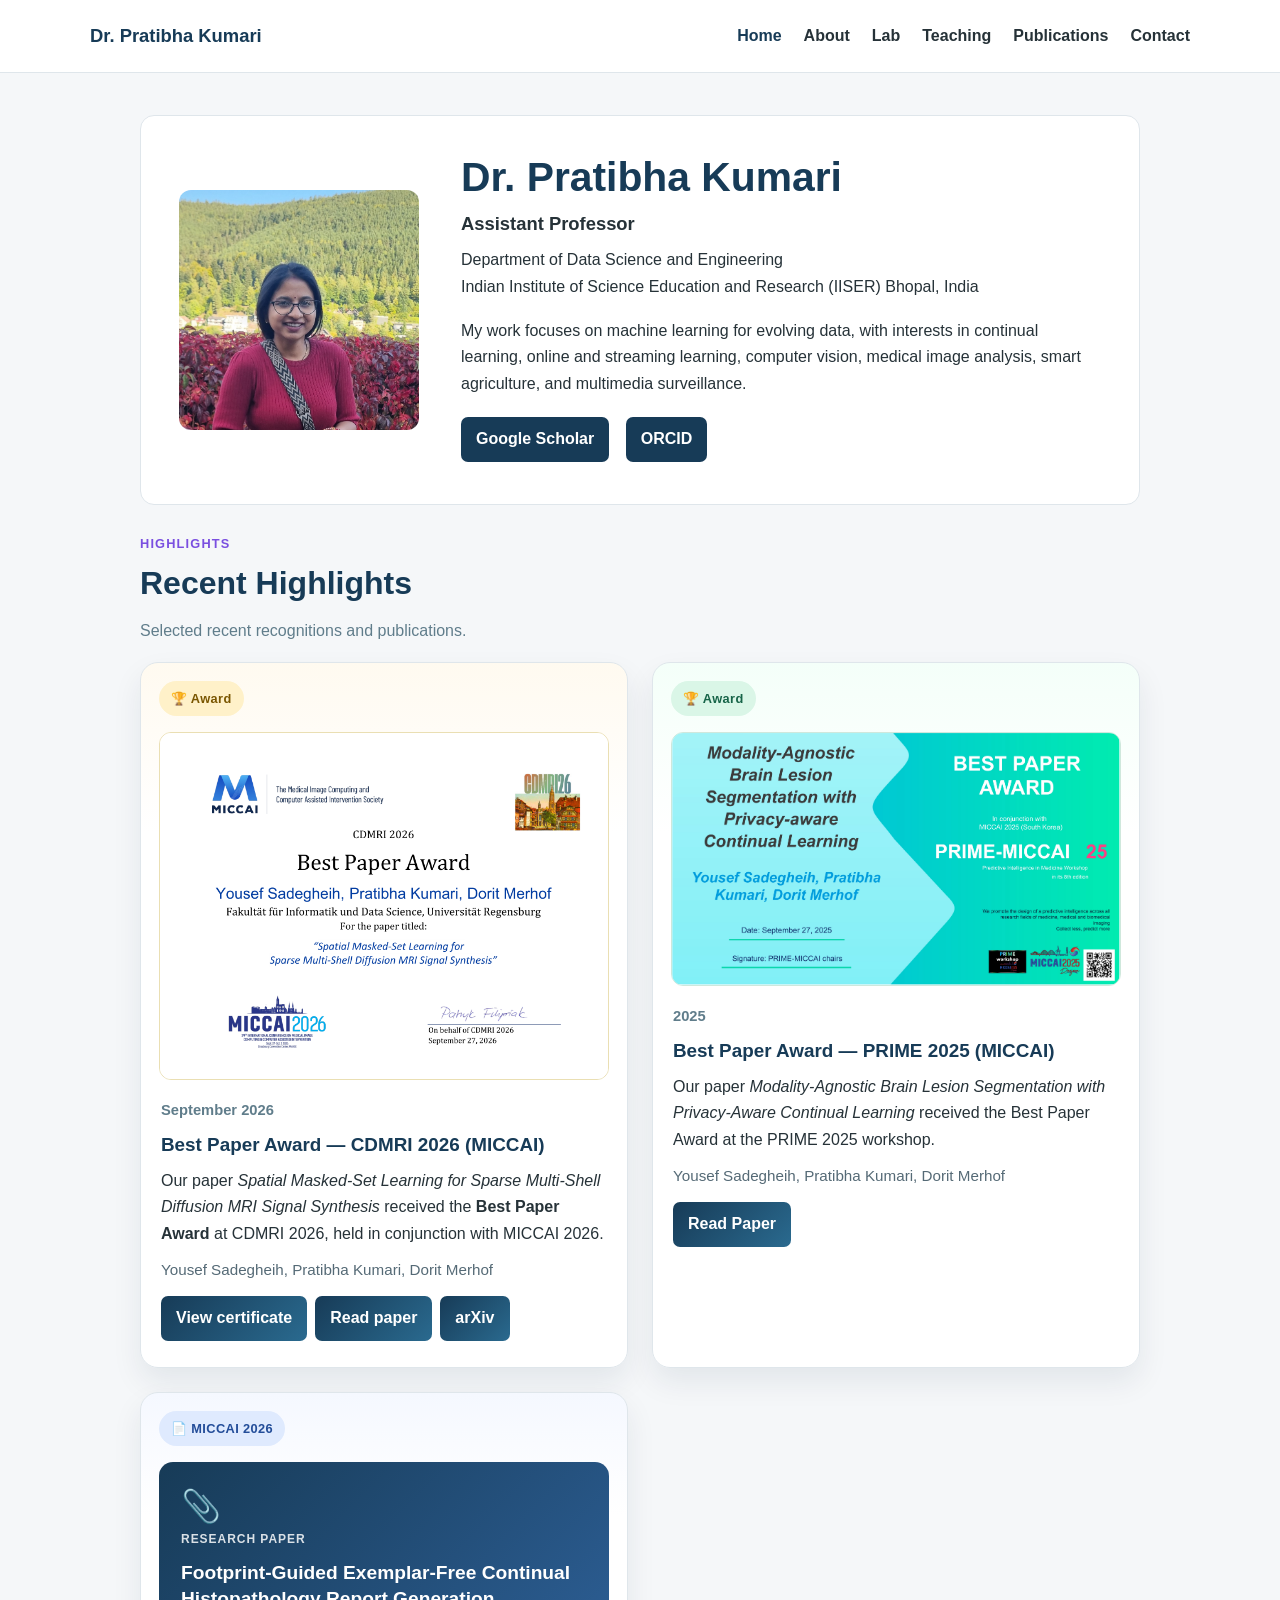
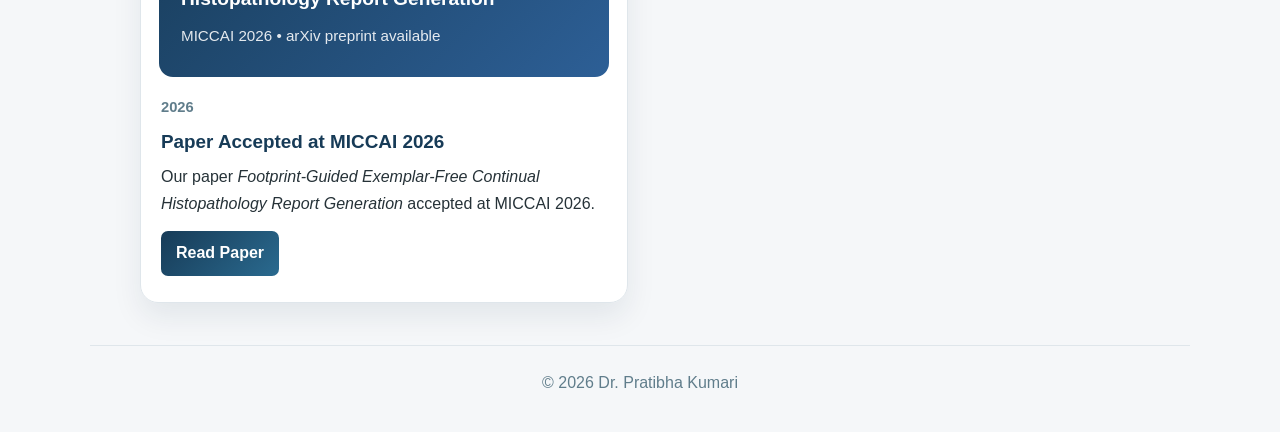
<file: index.html>
<!DOCTYPE html>

<html lang="en">
<head>
<meta charset="utf-8"/>
<meta content="width=device-width, initial-scale=1" name="viewport"/>
<meta content="Academic website of Dr. Pratibha Kumari, Assistant Professor at IISER Bhopal." name="description"/>
<title>Dr. Pratibha Kumari | IISER Bhopal</title>
<link href="style.css" rel="stylesheet"/>
</head>
<body>
<header class="site-header">
<div class="nav-wrap">
<a class="brand" href="index.html">Dr. Pratibha Kumari</a>
<nav aria-label="Main navigation">
<a aria-current="page" class="active" href="index.html">Home</a>
<a href="about.html">About</a>
<a href="lab.html">Lab</a>
<a href="teaching.html">Teaching</a>
<a href="publications.html">Publications</a>
<a href="contact.html">Contact</a>
</nav>
</div>
</header>
<main>
<section class="hero">
<img alt="Dr. Pratibha Kumari" class="profile-photo" src="profile.jpg"/>
<div>
<h1>Dr. Pratibha Kumari</h1>
<p class="role">Assistant Professor</p>
<p class="affiliation">
        Department of Data Science and Engineering<br/>
        Indian Institute of Science Education and Research (IISER) Bhopal, India
      </p>
<p>
        My work focuses on machine learning for evolving data, with interests in
        continual learning, online and streaming learning, computer vision,
        medical image analysis, smart agriculture, and multimedia surveillance.
      </p>
<div class="profile-links">
<a href="https://scholar.google.com/citations?hl=en&amp;user=gm0ORicAAAAJ" rel="noopener noreferrer" target="_blank">Google Scholar</a>
<a href="https://orcid.org/0000-0003-3681-3700" rel="noopener noreferrer" target="_blank">ORCID</a>
</div>
</div>
</section>
<section aria-labelledby="highlights-heading" class="highlights-section">
<div class="section-title-wrap">
<p class="eyebrow home-eyebrow">Highlights</p>
<h2 id="highlights-heading">Recent Highlights</h2>
<p class="section-subtitle">Selected recent recognitions and publications.</p>
</div>
<div class="highlight-grid">
<article class="highlight-card award-card">
<div class="highlight-badge">🏆 Award</div>
<div class="highlight-media">
<img alt="Preview of the CDMRI 2026 Best Paper Award certificate" src="CDMRI26_Best_Paper_Certificate.png"/>
</div>
<div class="highlight-content">
<p class="highlight-date">September 2026</p>
<h3>Best Paper Award — CDMRI 2026 (MICCAI)</h3>
<p>
            Our paper <em>Spatial Masked-Set Learning for Sparse Multi-Shell Diffusion MRI
            Signal Synthesis</em> received the <strong>Best Paper Award</strong> at CDMRI 2026,
            held in conjunction with MICCAI 2026.
          </p>
<p class="highlight-authors">Yousef Sadegheih, Pratibha Kumari, Dorit Merhof</p>
<div class="highlight-links">
<a class="button secondary-button" href="CDMRI26_Best_Paper_Certificate.pdf" rel="noopener noreferrer" target="_blank">View certificate</a>
<a class="button secondary-button" href="https://papers.miccai.org/miccai-2026-sat/CDMRI_002.html" rel="noopener noreferrer" target="_blank">Read paper</a><a class="button secondary-button" href="https://arxiv.org/abs/2608.06958" rel="noopener noreferrer" target="_blank">arXiv</a></div>
</div>
</article><article class="highlight-card prime-card">
<div class="highlight-badge">🏆 Award</div>
<div class="highlight-media"><img alt="PRIME 2025" src="PRIME_award.jpg"/></div>
<div class="highlight-content">
<p class="highlight-date">2025</p>
<h3>Best Paper Award — PRIME 2025 (MICCAI)</h3>
<p>Our paper <em>Modality-Agnostic Brain Lesion Segmentation with Privacy-Aware Continual Learning</em> received the Best Paper Award at the PRIME 2025 workshop.</p>
<p class="highlight-authors">Yousef Sadegheih, Pratibha Kumari, Dorit Merhof</p>
<div class="highlight-links">
<a class="button secondary-button" href="https://link.springer.com/chapter/10.1007/978-3-032-07904-6_1" rel="noopener noreferrer" target="_blank">Read Paper</a>
</div>
</div>
</article>
<article class="highlight-card paper-card">
<div class="highlight-badge">📄 MICCAI 2026</div>
<div class="paper-preview">
<div class="paper-preview-inner">
<span class="paper-icon">📎</span>
<p class="paper-label">Research Paper</p>
<h3>Footprint-Guided Exemplar-Free Continual Histopathology Report Generation</h3>
<p class="paper-meta">MICCAI 2026 • arXiv preprint available</p>
</div>
</div>
<div class="highlight-content">
<p class="highlight-date">2026</p>
<h3>Paper Accepted at MICCAI 2026</h3>
<p>
            Our paper <em>Footprint-Guided Exemplar-Free Continual Histopathology Report Generation</em>
             accepted at MICCAI 2026.
          </p>
<div class="highlight-links">
<a class="button secondary-button" href="https://arxiv.org/abs/2602.23817" rel="noopener noreferrer" target="_blank">Read Paper</a>
</div>
</div>
</article>
</div>
</section>
</main>
<footer>© 2026 Dr. Pratibha Kumari</footer>
</body>
</html>
</file>
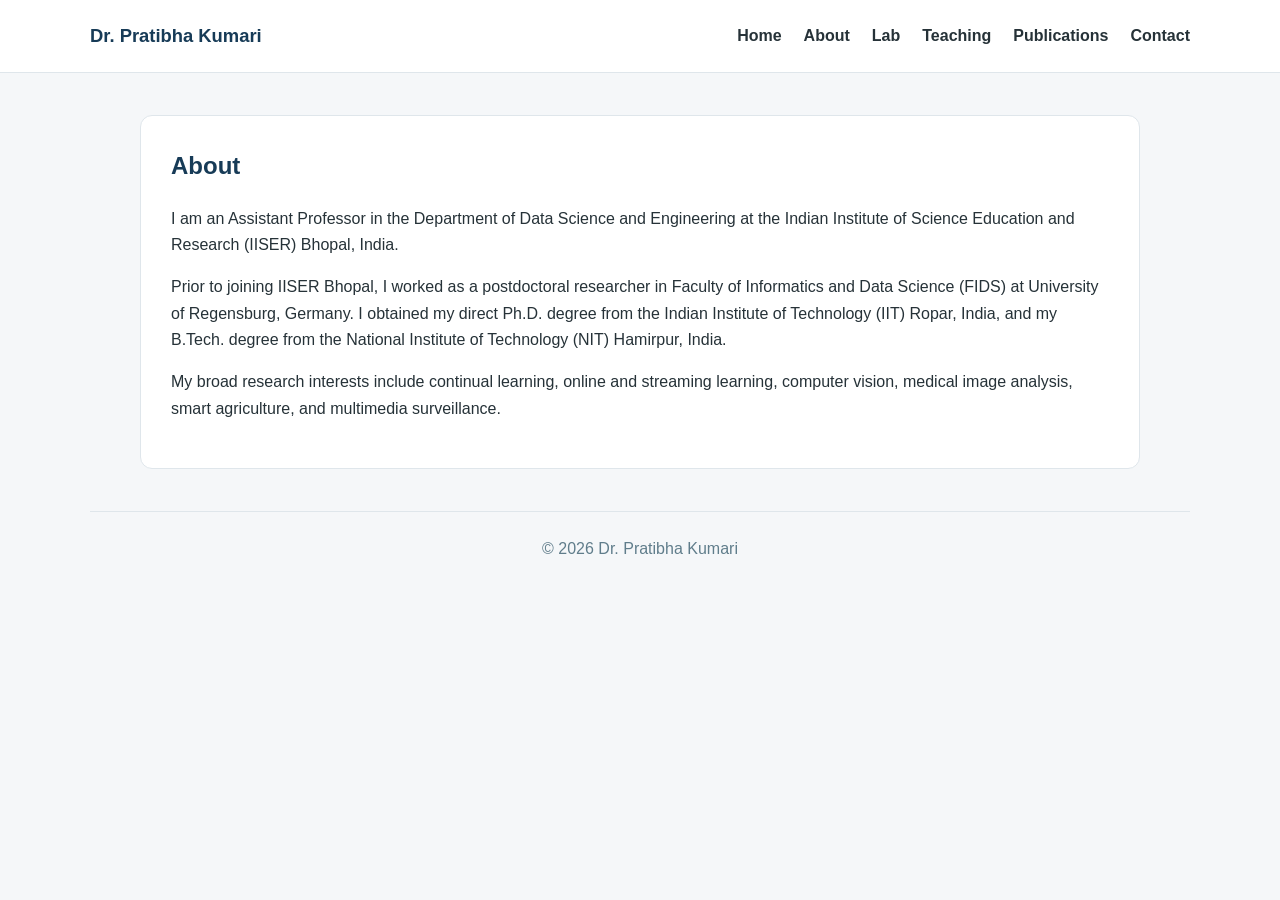
<file: about.html>
<!DOCTYPE html>
<html lang="en">
<head>
  <meta charset="UTF-8">
  <meta name="viewport" content="width=device-width, initial-scale=1">
  <meta name="description" content="Academic website of Dr. Pratibha Kumari, Assistant Professor at IISER Bhopal.">
  <title>About | Dr. Pratibha Kumari</title>
  <link rel="stylesheet" href="style.css">
</head>
<body>

<header class="site-header">
  <div class="nav-wrap">
    <a class="brand" href="index.html">Dr. Pratibha Kumari</a>
    <nav aria-label="Main navigation">
      <a href="index.html">Home</a>
      <a href="about.html">About</a>
      <a href="lab.html">Lab</a>
      <a href="teaching.html">Teaching</a>
      <a href="publications.html">Publications</a>
      <a href="contact.html">Contact</a>
    </nav>
  </div>
</header>


<main>
  <section class="content-card">
    <h1>About</h1>

    <p>
      I am an Assistant Professor in the Department of Data Science and
      Engineering at the Indian Institute of Science Education and Research (IISER)
      Bhopal, India.
    </p>

    <p>
      Prior to joining IISER Bhopal, I worked as a postdoctoral researcher in Faculty of Informatics and Data Science (FIDS) at University of Regensburg, Germany.
      I obtained my direct Ph.D. degree from the Indian Institute of Technology (IIT)
      Ropar, India, and my B.Tech. degree from the National Institute of
      Technology (NIT) Hamirpur, India.
    </p>

    <p>
      My broad research interests include continual learning, online and
      streaming learning, computer vision, medical image analysis, smart
      agriculture, and multimedia surveillance.
    </p>
  </section>
</main>

<footer>© 2026 Dr. Pratibha Kumari</footer>
</body>
</html>
</file>
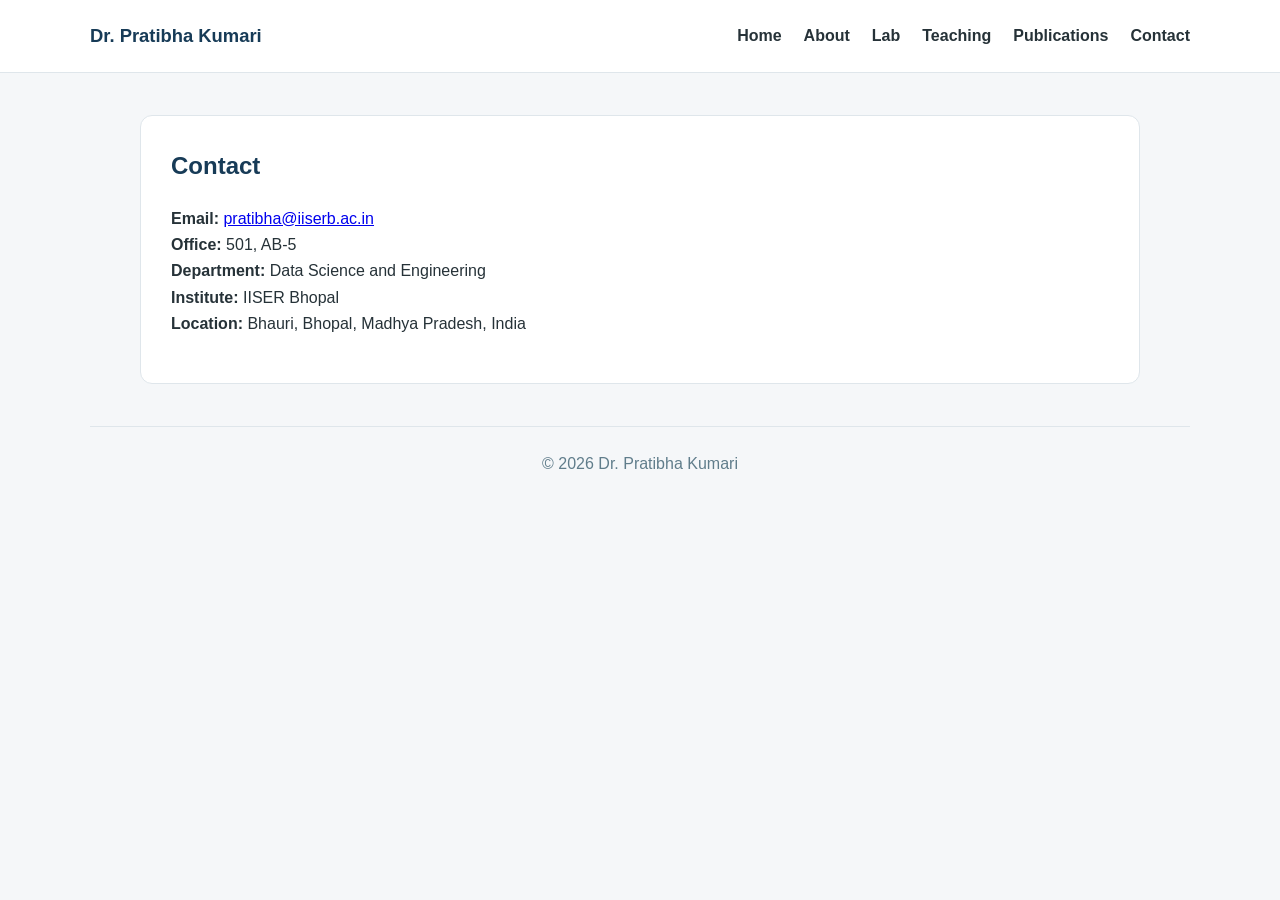
<file: contact.html>
<!DOCTYPE html>
<html lang="en">
<head>
  <meta charset="UTF-8">
  <meta name="viewport" content="width=device-width, initial-scale=1">
  <meta name="description" content="Academic website of Dr. Pratibha Kumari, Assistant Professor at IISER Bhopal.">
  <title>Contact | Dr. Pratibha Kumari</title>
  <link rel="stylesheet" href="style.css">
</head>
<body>

<header class="site-header">
  <div class="nav-wrap">
    <a class="brand" href="index.html">Dr. Pratibha Kumari</a>
    <nav aria-label="Main navigation">
      <a href="index.html">Home</a>
      <a href="about.html">About</a>
      <a href="lab.html">Lab</a>
      <a href="teaching.html">Teaching</a>
      <a href="publications.html">Publications</a>
      <a href="contact.html">Contact</a>
    </nav>
  </div>
</header>


<main>
  <section class="content-card">
    <h1>Contact</h1>

    <p>
      <strong>Email:</strong>
      <a href="mailto:pratibha@iiserb.ac.in">pratibha@iiserb.ac.in</a><br>
      <strong>Office:</strong> 501, AB-5<br>
      <strong>Department:</strong> Data Science and Engineering<br>
      <strong>Institute:</strong> IISER Bhopal<br>
      <strong>Location:</strong> Bhauri, Bhopal, Madhya Pradesh, India
    </p>
  </section>
</main>

<footer>© 2026 Dr. Pratibha Kumari</footer>
</body>
</html>
</file>
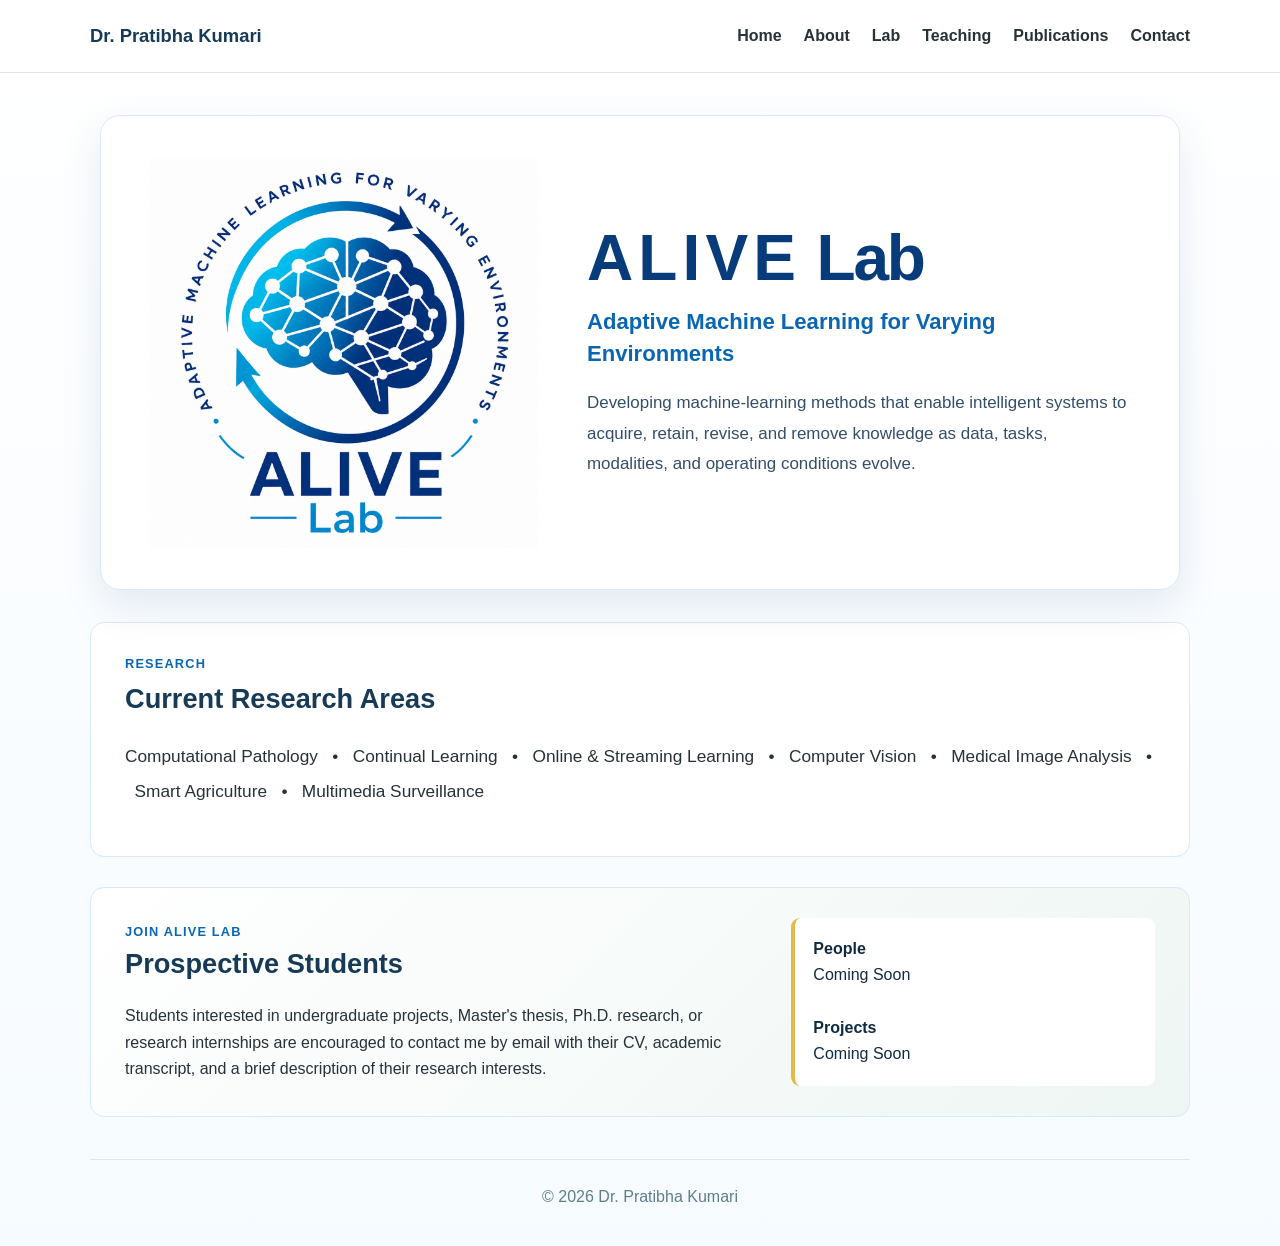
<file: lab.html>
<!DOCTYPE html>
<html lang="en">
<head>
<meta charset="UTF-8">
<meta name="viewport" content="width=device-width, initial-scale=1">
<title>ALIVE Lab | Dr. Pratibha Kumari</title>
<link rel="stylesheet" href="style.css">

<style>
  :root {
    --alive-navy: #073b7a;
    --alive-blue: #0b66b2;
    --alive-cyan: #10a7d5;
    --alive-bg: #ffffff;
    --alive-soft: #f6fbff;
    --alive-line: #d8eaf7;
    --alive-text: #334e68;
  }

  html,
  body {
    background: linear-gradient(180deg, #ffffff 0%, var(--alive-soft) 100%) !important;
  }

  .lab-page {
    background: transparent !important;
  }

  .lab-hero {
    max-width: 1080px;
    margin: 2.6rem auto 2rem;
    padding: 2.6rem 3rem;
    display: grid !important;
    grid-template-columns: minmax(260px, 390px) 1fr;
    align-items: center;
    gap: 3rem;
    text-align: left !important;
    background: #ffffff !important;
    background-image: none !important;
    border: 1px solid var(--alive-line);
    border-radius: 20px;
    box-shadow: 0 16px 42px rgba(7, 59, 122, 0.10);
    overflow: hidden;
  }

  .lab-logo {
    display: block;
    width: 100%;
    max-width: 390px;
    height: auto;
    margin: 0 !important;
    justify-self: start;
    filter: none;
  }

  .lab-hero-content {
    min-width: 0;
  }

  .lab-hero h1 {
    margin: 0;
    color: var(--alive-navy) !important;
    font-size: clamp(2.4rem, 5vw, 4.3rem);
    letter-spacing: -0.035em;
    line-height: 1.05;
  }

  .alive-word {
    color: var(--alive-navy) !important;
  }

  .lab-full-name {
    margin: 0.85rem 0 0;
    color: var(--alive-blue) !important;
    font-size: clamp(1.05rem, 2vw, 1.38rem);
    font-weight: 700;
    line-height: 1.45;
  }

  .lab-intro {
    max-width: 650px;
    margin: 1.15rem 0 0;
    color: var(--alive-text) !important;
    font-size: 1.06rem;
    line-height: 1.8;
  }

  .lab-section,
  .join-card {
    border-color: var(--alive-line);
  }

  .eyebrow {
    color: var(--alive-blue);
  }

  @media (max-width: 820px) {
    .lab-hero {
      grid-template-columns: 1fr;
      gap: 1.5rem;
      margin: 1.5rem 1rem;
      padding: 2rem 1.4rem;
      text-align: center !important;
    }

    .lab-logo {
      width: min(340px, 88vw);
      justify-self: center;
    }

    .lab-full-name,
    .lab-intro {
      margin-left: auto;
      margin-right: auto;
    }
  }
</style>

</head>
<body>

<header class="site-header">
  <div class="nav-wrap">
    <a class="brand" href="index.html">Dr. Pratibha Kumari</a>
    <nav aria-label="Main navigation">
      <a href="index.html">Home</a>
      <a href="about.html">About</a>
      <a href="lab.html">Lab</a>
      <a href="teaching.html">Teaching</a>
      <a href="publications.html">Publications</a>
      <a href="contact.html">Contact</a>
    </nav>
  </div>
</header>

<main class="lab-page">


<section class="lab-hero">
  <img
    class="lab-logo"
    src="alive-logo.png"
    alt="ALIVE Lab logo">

  <div class="lab-hero-content">
    <h1>
      <span class="alive-word">ALIVE</span> Lab
    </h1>

    <p class="lab-full-name">
      Adaptive Machine Learning for Varying Environments
    </p>

    <p class="lab-intro">
      Developing machine-learning methods that enable intelligent systems to
      acquire, retain, revise, and remove knowledge as data, tasks, modalities,
      and operating conditions evolve.
    </p>
  </div>
</section>


<section class="lab-section">

<div class="section-heading">
<p class="eyebrow">Research</p>
<h2>Current Research Areas</h2>
</div>

<p style="font-size:1.08rem; line-height:2.0;">
Computational Pathology &nbsp; • &nbsp;
Continual Learning &nbsp; • &nbsp;
Online &amp; Streaming Learning &nbsp; • &nbsp;
Computer Vision &nbsp; • &nbsp;
Medical Image Analysis &nbsp; • &nbsp;
Smart Agriculture &nbsp; • &nbsp;
Multimedia Surveillance
</p>

</section>

<section class="join-card">

<div>
<p class="eyebrow">Join ALIVE Lab</p>
<h2>Prospective Students</h2>

<p>
Students interested in undergraduate projects, Master's thesis,
Ph.D. research, or research internships are encouraged to contact me
by email with their CV, academic transcript, and a brief description
of their research interests.
</p>

</div>

<div class="coming-soon">
<strong>People</strong><br>
Coming Soon
<br><br>

<strong>Projects</strong><br>
Coming Soon
</div>

</section>

</main>

<footer>
© 2026 Dr. Pratibha Kumari
</footer>

</body>
</html>
</file>
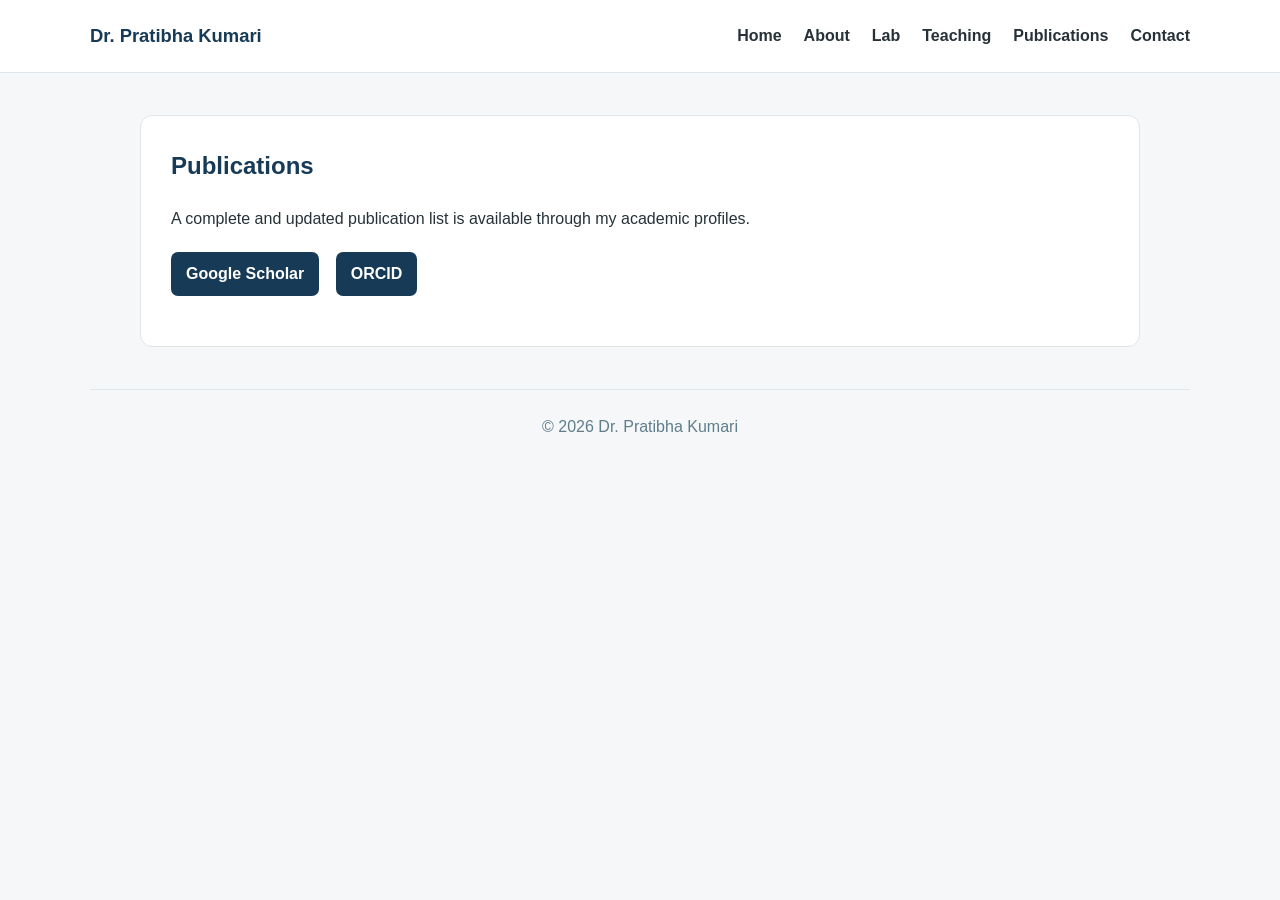
<file: publications.html>
<!DOCTYPE html>
<html lang="en">
<head>
  <meta charset="UTF-8">
  <meta name="viewport" content="width=device-width, initial-scale=1">
  <meta name="description" content="Academic website of Dr. Pratibha Kumari, Assistant Professor at IISER Bhopal.">
  <title>Publications | Dr. Pratibha Kumari</title>
  <link rel="stylesheet" href="style.css">
</head>
<body>

<header class="site-header">
  <div class="nav-wrap">
    <a class="brand" href="index.html">Dr. Pratibha Kumari</a>
    <nav aria-label="Main navigation">
      <a href="index.html">Home</a>
      <a href="about.html">About</a>
      <a href="lab.html">Lab</a>
      <a href="teaching.html">Teaching</a>
      <a href="publications.html">Publications</a>
      <a href="contact.html">Contact</a>
    </nav>
  </div>
</header>


<main>
  <section class="content-card">
    <h1>Publications</h1>

    <p>
      A complete and updated publication list is available through my academic
      profiles.
    </p>

    <p>
      <a class="button"
         href="https://scholar.google.com/citations?hl=en&user=gm0ORicAAAAJ"
         target="_blank" rel="noopener noreferrer">Google Scholar</a>

      <a class="button"
         href="https://orcid.org/0000-0003-3681-3700"
         target="_blank" rel="noopener noreferrer">ORCID</a>
    </p>
  </section>
</main>

<footer>© 2026 Dr. Pratibha Kumari</footer>
</body>
</html>
</file>
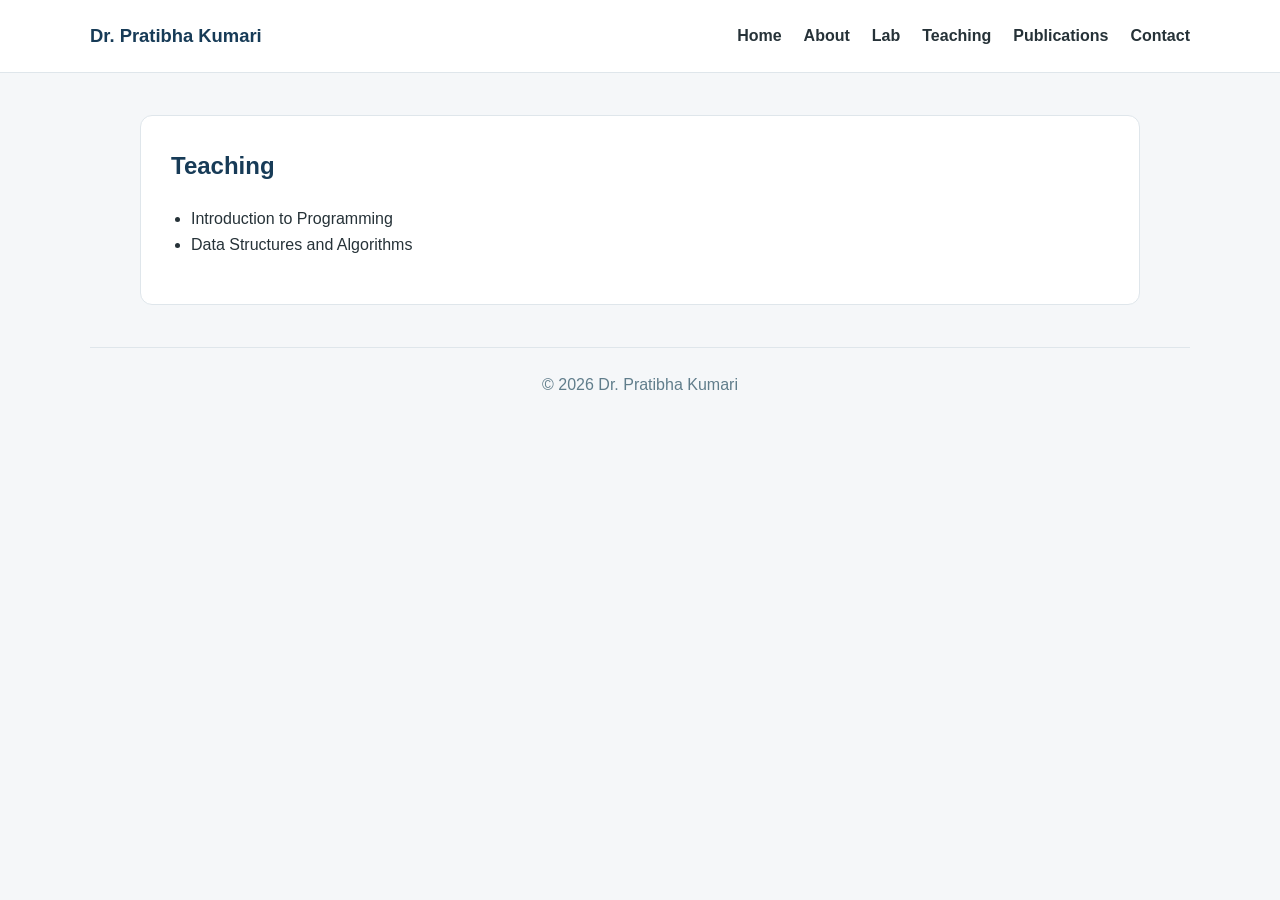
<file: teaching.html>
<!DOCTYPE html>
<html lang="en">
<head>
  <meta charset="UTF-8">
  <meta name="viewport" content="width=device-width, initial-scale=1">
  <meta name="description" content="Academic website of Dr. Pratibha Kumari, Assistant Professor at IISER Bhopal.">
  <title>Teaching | Dr. Pratibha Kumari</title>
  <link rel="stylesheet" href="style.css">
</head>
<body>

<header class="site-header">
  <div class="nav-wrap">
    <a class="brand" href="index.html">Dr. Pratibha Kumari</a>
    <nav aria-label="Main navigation">
      <a href="index.html">Home</a>
      <a href="about.html">About</a>
      <a href="lab.html">Lab</a>
      <a href="teaching.html">Teaching</a>
      <a href="publications.html">Publications</a>
      <a href="contact.html">Contact</a>
    </nav>
  </div>
</header>


<main>
  <section class="content-card">
    <h1>Teaching</h1>

    <ul class="simple-list">
      <li>Introduction to Programming</li>
      <li>Data Structures and Algorithms</li>
    </ul>

   
  </section>
</main>

<footer>© 2026 Dr. Pratibha Kumari</footer>
</body>
</html>
</file>
<file: style.css>
:root {
  --primary: #173b57;
  --primary-dark: #102b40;
  --accent: #e6b84a;
  --accent-green: #3f9b76;
  --text: #263238;
  --muted: #607d8b;
  --background: #f5f7f9;
  --card: #ffffff;
  --border: #dfe6eb;
}

* { box-sizing: border-box; }
html { scroll-behavior: smooth; }
body {
  margin: 0;
  color: var(--text);
  background: var(--background);
  font-family: Arial, Helvetica, sans-serif;
  line-height: 1.65;
}

.site-header {
  position: sticky;
  top: 0;
  z-index: 20;
  background: rgba(255, 255, 255, 0.97);
  border-bottom: 1px solid var(--border);
}

.nav-wrap {
  width: min(1100px, 92%);
  min-height: 72px;
  margin: 0 auto;
  display: flex;
  align-items: center;
  justify-content: space-between;
  gap: 24px;
}

.brand {
  color: var(--primary);
  font-size: 1.15rem;
  font-weight: 700;
  text-decoration: none;
  white-space: nowrap;
}

nav {
  display: flex;
  flex-wrap: wrap;
  justify-content: flex-end;
  gap: 22px;
}

nav a {
  color: var(--text);
  font-weight: 600;
  text-decoration: none;
}

nav a:hover,
nav a.active { color: var(--primary); }

main {
  width: min(1000px, 92%);
  margin: 42px auto;
}

.hero {
  display: grid;
  grid-template-columns: 240px 1fr;
  gap: 42px;
  align-items: center;
  padding: 38px;
  background: var(--card);
  border: 1px solid var(--border);
  border-radius: 14px;
}

.profile-photo {
  width: 240px;
  height: 240px;
  object-fit: cover;
  border-radius: 12px;
}

.hero h1 {
  margin: 0 0 8px;
  color: var(--primary);
  font-size: 2.55rem;
  line-height: 1.15;
}

.role {
  margin: 0 0 8px;
  font-size: 1.15rem;
  font-weight: 700;
}

.affiliation { margin: 0 0 18px; }

.profile-links a,
.button {
  display: inline-block;
  margin: 4px 12px 4px 0;
  padding: 9px 15px;
  color: #ffffff;
  background: var(--primary);
  border-radius: 7px;
  font-weight: 600;
  text-decoration: none;
}

.profile-links a:hover,
.button:hover { background: var(--primary-dark); }

.content-card {
  margin-top: 28px;
  padding: 30px;
  background: var(--card);
  border: 1px solid var(--border);
  border-radius: 12px;
}

.content-card h1,
.content-card h2 {
  margin-top: 0;
  color: var(--primary);
}
.content-card h2 { margin-top: 26px; }
.simple-list { padding-left: 20px; }
.note { color: var(--muted); }

.lab-page { width: min(1100px, 92%); }
.lab-hero {
  position: relative;
  overflow: hidden;
  padding: 58px 46px;
  color: #ffffff;
  text-align: center;
  border-radius: 18px;
  background:
    radial-gradient(circle at top right, rgba(255, 255, 255, 0.15), transparent 34%),
    linear-gradient(135deg, #103b58 0%, #17617d 58%, #347f70 100%);
  box-shadow: 0 16px 40px rgba(18, 63, 93, 0.16);
}
.lab-hero::after {
  content: "";
  position: absolute;
  right: -65px;
  bottom: -95px;
  width: 250px;
  height: 250px;
  border-radius: 50%;
  background: rgba(255, 255, 255, 0.07);
}
.lab-kicker {
  display: inline-block;
  margin: 0 0 17px;
  padding: 7px 15px;
  color: #ffffff;
  background: rgba(255, 255, 255, 0.13);
  border: 1px solid rgba(255, 255, 255, 0.25);
  border-radius: 999px;
  font-size: 0.8rem;
  font-weight: 700;
  letter-spacing: 0.08em;
  text-transform: uppercase;
}
.lab-hero h1 {
  margin: 0;
  font-size: clamp(2.7rem, 7vw, 4.8rem);
  line-height: 1.08;
}
.alive-word { color: #ffd56a; letter-spacing: 0.08em; }
.lab-full-name {
  margin: 20px auto 0;
  font-size: clamp(1.08rem, 2.5vw, 1.45rem);
  font-weight: 600;
}
.lab-full-name span {
  color: #ffd56a;
  font-size: 1.16em;
  font-weight: 800;
}
.lab-intro {
  max-width: 780px;
  margin: 24px auto 0;
  color: #edf7fa;
  font-size: 1.05rem;
}
.lab-section {
  margin-top: 30px;
  padding: 30px 34px;
  background: var(--card);
  border: 1px solid var(--border);
  border-radius: 14px;
}
.section-heading { margin-bottom: 14px; }
.eyebrow {
  margin: 0 0 3px;
  color: var(--accent-green);
  font-size: 0.8rem;
  font-weight: 800;
  letter-spacing: 0.09em;
  text-transform: uppercase;
}
.section-heading h2,
.join-card h2 {
  margin: 0;
  color: var(--primary);
  font-size: 1.7rem;
}
.join-card {
  margin-top: 30px;
  padding: 30px 34px;
  display: grid;
  grid-template-columns: 1.4fr 0.8fr;
  gap: 30px;
  align-items: center;
  background: linear-gradient(135deg, #ffffff, #eef6f3);
  border: 1px solid var(--border);
  border-radius: 14px;
}
.join-card p { margin-bottom: 0; }
.coming-soon {
  padding: 18px;
  color: var(--primary-dark);
  background: #ffffff;
  border-left: 4px solid var(--accent);
  border-radius: 9px;
}

footer {
  width: min(1100px, 92%);
  margin: 20px auto 0;
  padding: 24px 0 36px;
  color: var(--muted);
  text-align: center;
  border-top: 1px solid var(--border);
}

/* Fancy homepage highlights */
.highlights-section {
  margin-top: 28px;
}

.section-title-wrap {
  margin-bottom: 18px;
}

.home-eyebrow {
  color: #7a4fe0;
}

.section-title-wrap h2 {
  margin: 0;
  color: var(--primary);
  font-size: 2rem;
}

.section-subtitle {
  margin: 8px 0 0;
  color: var(--muted);
}

.highlight-grid {
  display: grid;
  grid-template-columns: repeat(2, minmax(0, 1fr));
  gap: 24px;
}

.highlight-card {
  overflow: hidden;
  background: var(--card);
  border: 1px solid var(--border);
  border-radius: 18px;
  box-shadow: 0 14px 30px rgba(17, 43, 64, 0.08);
}

.award-card {
  background: linear-gradient(180deg, #fffaf0 0%, #ffffff 24%);
}

.paper-card {
  background: linear-gradient(180deg, #f5f8ff 0%, #ffffff 24%);
}

.highlight-badge {
  display: inline-block;
  margin: 18px 18px 0;
  padding: 7px 12px;
  border-radius: 999px;
  font-size: 0.8rem;
  font-weight: 700;
  letter-spacing: 0.03em;
}

.award-card .highlight-badge {
  color: #7a5600;
  background: #fff1c9;
}

.paper-card .highlight-badge {
  color: #234d99;
  background: #dfeafe;
}

.highlight-media {
  padding: 16px 18px 0;
}

.highlight-media img {
  display: block;
  width: 100%;
  border-radius: 12px;
  border: 1px solid #eadfb3;
}

.paper-preview {
  margin: 16px 18px 0;
  padding: 0;
}

.paper-preview-inner {
  min-height: 215px;
  padding: 22px;
  border-radius: 14px;
  background: linear-gradient(135deg, #173b57 0%, #2d5f96 100%);
  color: #ffffff;
  display: flex;
  flex-direction: column;
  justify-content: center;
}

.paper-icon {
  font-size: 2rem;
  line-height: 1;
}

.paper-label {
  margin: 8px 0 10px;
  color: rgba(255, 255, 255, 0.84);
  text-transform: uppercase;
  letter-spacing: 0.08em;
  font-size: 0.75rem;
  font-weight: 700;
}

.paper-preview-inner h3 {
  margin: 0;
  color: #ffffff;
  font-size: 1.2rem;
  line-height: 1.35;
}

.paper-meta {
  margin: 12px 0 0;
  color: rgba(255, 255, 255, 0.88);
  font-size: 0.95rem;
}

.highlight-content {
  padding: 18px 20px 22px;
}

.highlight-date {
  margin: 0 0 6px;
  color: var(--muted);
  font-size: 0.92rem;
  font-weight: 700;
}

.highlight-content h3 {
  margin: 0 0 10px;
  color: var(--primary);
  font-size: 1.18rem;
  line-height: 1.35;
}

.highlight-content p {
  margin: 0 0 10px;
}

.highlight-authors {
  color: #556a76;
  font-size: 0.95rem;
}

.secondary-button {
  background: linear-gradient(135deg, #173b57, #2a6a8f);
}

.secondary-button:hover {
  background: linear-gradient(135deg, #102b40, #1f5673);
}

@media (max-width: 760px) {
  .nav-wrap {
    min-height: auto;
    padding: 16px 0;
    align-items: flex-start;
    flex-direction: column;
  }

  nav {
    justify-content: flex-start;
    gap: 14px;
  }

  main { margin-top: 24px; }

  .hero {
    grid-template-columns: 1fr;
    text-align: center;
    padding: 28px 22px;
  }

  .profile-photo {
    width: 190px;
    height: 190px;
    margin: 0 auto;
  }

  .hero h1 { font-size: 2rem; }

  .lab-hero {
    padding: 42px 22px;
    border-radius: 14px;
  }

  .lab-section,
  .join-card {
    padding: 24px 20px;
  }

  .join-card {
    grid-template-columns: 1fr;
  }

  .highlight-grid {
    grid-template-columns: 1fr;
  }

  .section-title-wrap h2 {
    font-size: 1.7rem;
  }

  .paper-preview-inner {
    min-height: auto;
  }
}

/* PRIME 2025 award highlight */
.prime-card {
  background: linear-gradient(180deg, #f4fff9 0%, #ffffff 24%);
}

.prime-card .highlight-media img {
  border: 1px solid #cfe8dc;
}
.prime-card .highlight-badge {
  color: #176448;
  background: #daf6e7;
}
.prime-preview {
  margin: 16px 18px 0;
}
.prime-preview-inner {
  min-height: 242px;
  padding: 26px;
  display: flex;
  flex-direction: column;
  justify-content: center;
  border-radius: 14px;
  color: #ffffff;
  background: linear-gradient(125deg, #184a42 0%, #237c73 64%, #348dab 100%);
}
.prime-kicker,
.prime-source {
  font-size: 0.8rem;
  font-weight: 700;
  letter-spacing: 0.07em;
  text-transform: uppercase;
  color: #d5f6ec;
}
.prime-preview-inner h3 {
  margin: 14px 0 8px;
  font-size: 1.55rem;
  line-height: 1.2;
}
.prime-preview-inner p {
  margin: 0 0 14px;
  line-height: 1.45;
}
.highlight-links {
  display: flex;
  flex-wrap: wrap;
  gap: 8px;
}
.highlight-links .button {
  margin: 4px 0;
}
</file>
